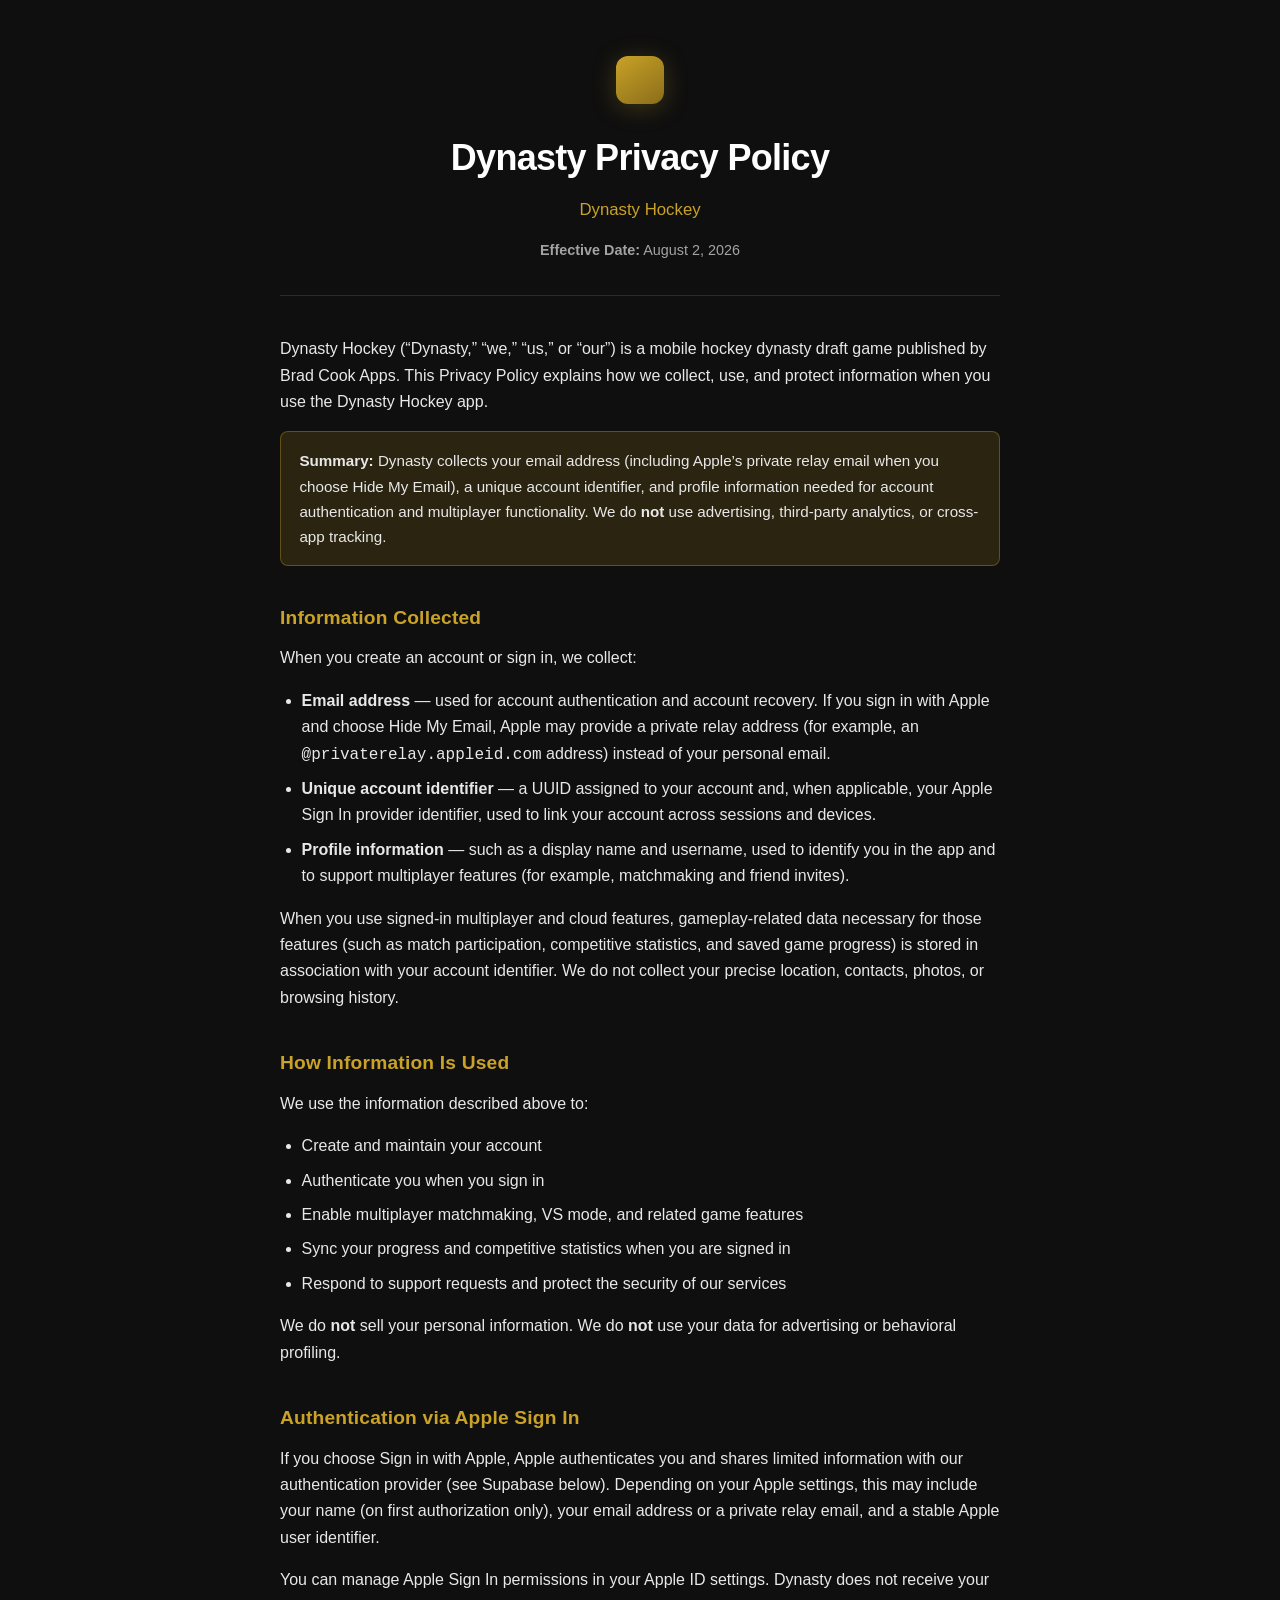
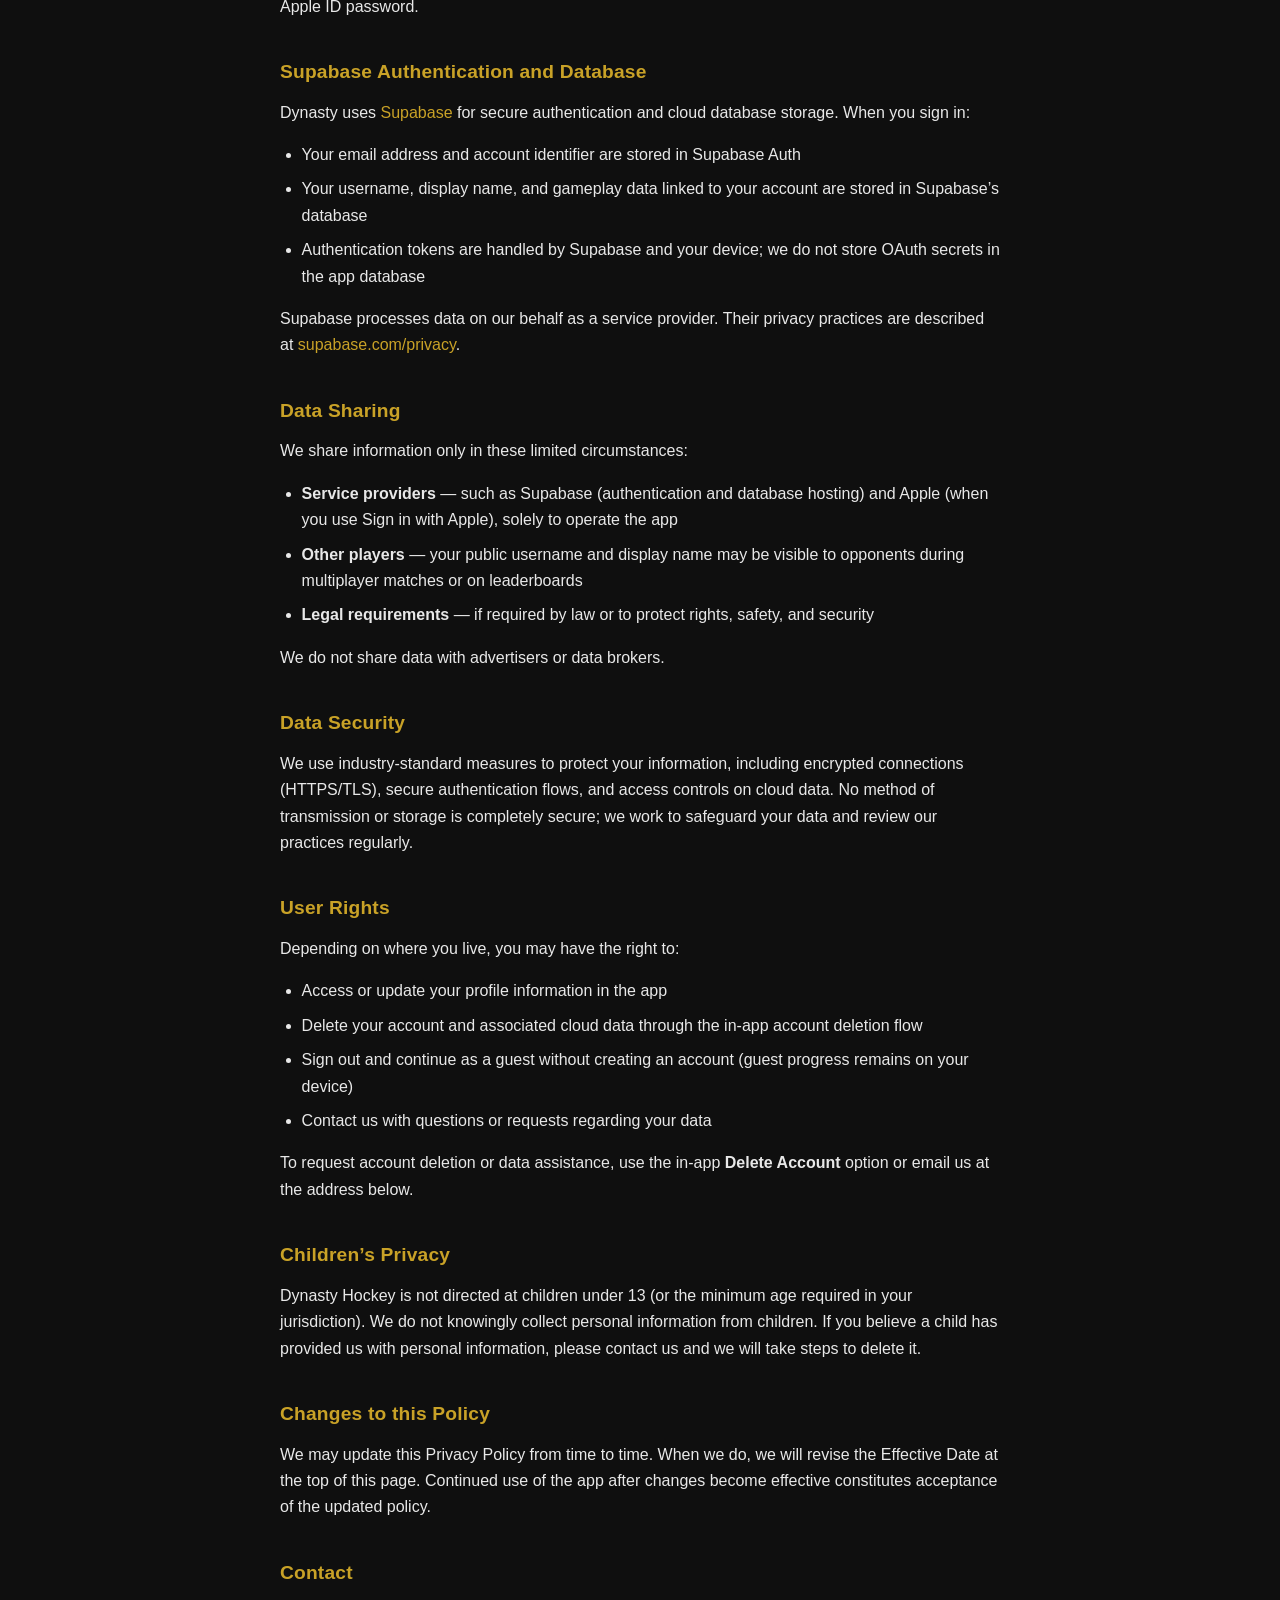
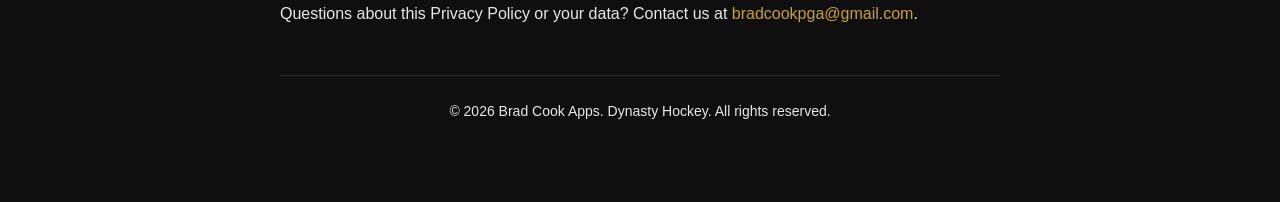
<file: index.html>
<!DOCTYPE html>
<html lang="en">
<head>
  <meta charset="UTF-8" />
  <meta name="viewport" content="width=device-width, initial-scale=1.0" />
  <meta name="description" content="Privacy Policy for Dynasty Hockey — the mobile hockey dynasty draft game." />
  <title>Dynasty Privacy Policy</title>
  <style>
    :root {
      --bg: #0f0f0f;
      --bg-elevated: #171717;
      --text: #e8e8e8;
      --text-muted: #a3a3a3;
      --gold: #c9a227;
      --gold-soft: rgba(201, 162, 39, 0.15);
      --border: #2a2a2a;
      --max-width: 720px;
    }

    * {
      box-sizing: border-box;
    }

    html {
      scroll-behavior: smooth;
    }

    body {
      margin: 0;
      font-family: -apple-system, BlinkMacSystemFont, "Segoe UI", Roboto, "Helvetica Neue", Arial, sans-serif;
      font-size: 1rem;
      line-height: 1.65;
      color: var(--text);
      background: var(--bg);
      -webkit-font-smoothing: antialiased;
    }

    .page {
      min-height: 100vh;
      padding: 2.5rem 1.25rem 4rem;
    }

    .container {
      max-width: var(--max-width);
      margin: 0 auto;
    }

    header {
      text-align: center;
      margin-bottom: 2.5rem;
      padding-bottom: 2rem;
      border-bottom: 1px solid var(--border);
    }

    .brand-mark {
      display: inline-block;
      width: 3rem;
      height: 3rem;
      margin-bottom: 1rem;
      border-radius: 0.75rem;
      background: linear-gradient(145deg, var(--gold) 0%, #8a6d1a 100%);
      box-shadow: 0 4px 24px rgba(201, 162, 39, 0.25);
    }

    h1 {
      margin: 0 0 0.5rem;
      font-size: clamp(1.75rem, 5vw, 2.25rem);
      font-weight: 700;
      letter-spacing: -0.02em;
      color: #fff;
    }

    .subtitle {
      margin: 0;
      font-size: 1.05rem;
      color: var(--gold);
      font-weight: 500;
    }

    .effective {
      margin-top: 1rem;
      font-size: 0.9rem;
      color: var(--text-muted);
    }

    main section {
      margin-bottom: 2.25rem;
    }

    h2 {
      margin: 0 0 0.75rem;
      font-size: 1.2rem;
      font-weight: 600;
      color: var(--gold);
      letter-spacing: 0.01em;
    }

    p {
      margin: 0 0 1rem;
      color: var(--text);
    }

    p:last-child {
      margin-bottom: 0;
    }

    ul {
      margin: 0 0 1rem;
      padding-left: 1.35rem;
      color: var(--text);
    }

    li {
      margin-bottom: 0.5rem;
    }

    li:last-child {
      margin-bottom: 0;
    }

    .highlight-box {
      background: var(--gold-soft);
      border: 1px solid rgba(201, 162, 39, 0.35);
      border-radius: 0.5rem;
      padding: 1rem 1.15rem;
      margin: 1rem 0;
    }

    .highlight-box p {
      margin: 0;
      font-size: 0.95rem;
    }

    a {
      color: var(--gold);
      text-decoration: none;
    }

    a:hover {
      text-decoration: underline;
    }

    footer {
      margin-top: 3rem;
      padding-top: 1.5rem;
      border-top: 1px solid var(--border);
      text-align: center;
      font-size: 0.875rem;
      color: var(--text-muted);
    }

    @media (min-width: 640px) {
      .page {
        padding: 3.5rem 2rem 5rem;
      }
    }
  </style>
</head>
<body>
  <div class="page">
    <div class="container">
      <header>
        <div class="brand-mark" aria-hidden="true"></div>
        <h1>Dynasty Privacy Policy</h1>
        <p class="subtitle">Dynasty Hockey</p>
        <p class="effective"><strong>Effective Date:</strong> August 2, 2026</p>
      </header>

      <main>
        <section id="introduction">
          <p>
            Dynasty Hockey (&ldquo;Dynasty,&rdquo; &ldquo;we,&rdquo; &ldquo;us,&rdquo; or &ldquo;our&rdquo;) is a mobile hockey dynasty draft game published by Brad Cook Apps.
            This Privacy Policy explains how we collect, use, and protect information when you use the Dynasty Hockey app.
          </p>
          <div class="highlight-box">
            <p>
              <strong>Summary:</strong> Dynasty collects your email address (including Apple&rsquo;s private relay email when you choose Hide My Email),
              a unique account identifier, and profile information needed for account authentication and multiplayer functionality.
              We do <strong>not</strong> use advertising, third-party analytics, or cross-app tracking.
            </p>
          </div>
        </section>

        <section id="information-collected">
          <h2>Information Collected</h2>
          <p>When you create an account or sign in, we collect:</p>
          <ul>
            <li>
              <strong>Email address</strong> &mdash; used for account authentication and account recovery.
              If you sign in with Apple and choose Hide My Email, Apple may provide a private relay address
              (for example, an <code>@privaterelay.appleid.com</code> address) instead of your personal email.
            </li>
            <li>
              <strong>Unique account identifier</strong> &mdash; a UUID assigned to your account and, when applicable,
              your Apple Sign In provider identifier, used to link your account across sessions and devices.
            </li>
            <li>
              <strong>Profile information</strong> &mdash; such as a display name and username, used to identify you in the app
              and to support multiplayer features (for example, matchmaking and friend invites).
            </li>
          </ul>
          <p>
            When you use signed-in multiplayer and cloud features, gameplay-related data necessary for those features
            (such as match participation, competitive statistics, and saved game progress) is stored in association with your account identifier.
            We do not collect your precise location, contacts, photos, or browsing history.
          </p>
        </section>

        <section id="how-used">
          <h2>How Information Is Used</h2>
          <p>We use the information described above to:</p>
          <ul>
            <li>Create and maintain your account</li>
            <li>Authenticate you when you sign in</li>
            <li>Enable multiplayer matchmaking, VS mode, and related game features</li>
            <li>Sync your progress and competitive statistics when you are signed in</li>
            <li>Respond to support requests and protect the security of our services</li>
          </ul>
          <p>
            We do <strong>not</strong> sell your personal information. We do <strong>not</strong> use your data for advertising
            or behavioral profiling.
          </p>
        </section>

        <section id="apple-sign-in">
          <h2>Authentication via Apple Sign In</h2>
          <p>
            If you choose Sign in with Apple, Apple authenticates you and shares limited information with our authentication provider
            (see Supabase below). Depending on your Apple settings, this may include your name (on first authorization only),
            your email address or a private relay email, and a stable Apple user identifier.
          </p>
          <p>
            You can manage Apple Sign In permissions in your Apple ID settings. Dynasty does not receive your Apple ID password.
          </p>
        </section>

        <section id="supabase">
          <h2>Supabase Authentication and Database</h2>
          <p>
            Dynasty uses <a href="https://supabase.com" rel="noopener noreferrer" target="_blank">Supabase</a> for secure authentication and cloud database storage.
            When you sign in:
          </p>
          <ul>
            <li>Your email address and account identifier are stored in Supabase Auth</li>
            <li>Your username, display name, and gameplay data linked to your account are stored in Supabase&rsquo;s database</li>
            <li>Authentication tokens are handled by Supabase and your device; we do not store OAuth secrets in the app database</li>
          </ul>
          <p>
            Supabase processes data on our behalf as a service provider. Their privacy practices are described at
            <a href="https://supabase.com/privacy" rel="noopener noreferrer" target="_blank">supabase.com/privacy</a>.
          </p>
        </section>

        <section id="data-sharing">
          <h2>Data Sharing</h2>
          <p>We share information only in these limited circumstances:</p>
          <ul>
            <li>
              <strong>Service providers</strong> &mdash; such as Supabase (authentication and database hosting) and Apple (when you use Sign in with Apple),
              solely to operate the app
            </li>
            <li>
              <strong>Other players</strong> &mdash; your public username and display name may be visible to opponents during multiplayer matches or on leaderboards
            </li>
            <li>
              <strong>Legal requirements</strong> &mdash; if required by law or to protect rights, safety, and security
            </li>
          </ul>
          <p>We do not share data with advertisers or data brokers.</p>
        </section>

        <section id="data-security">
          <h2>Data Security</h2>
          <p>
            We use industry-standard measures to protect your information, including encrypted connections (HTTPS/TLS),
            secure authentication flows, and access controls on cloud data. No method of transmission or storage is completely secure;
            we work to safeguard your data and review our practices regularly.
          </p>
        </section>

        <section id="user-rights">
          <h2>User Rights</h2>
          <p>Depending on where you live, you may have the right to:</p>
          <ul>
            <li>Access or update your profile information in the app</li>
            <li>Delete your account and associated cloud data through the in-app account deletion flow</li>
            <li>Sign out and continue as a guest without creating an account (guest progress remains on your device)</li>
            <li>Contact us with questions or requests regarding your data</li>
          </ul>
          <p>
            To request account deletion or data assistance, use the in-app <strong>Delete Account</strong> option or email us at the address below.
          </p>
        </section>

        <section id="children">
          <h2>Children&rsquo;s Privacy</h2>
          <p>
            Dynasty Hockey is not directed at children under 13 (or the minimum age required in your jurisdiction).
            We do not knowingly collect personal information from children. If you believe a child has provided us with personal information,
            please contact us and we will take steps to delete it.
          </p>
        </section>

        <section id="changes">
          <h2>Changes to this Policy</h2>
          <p>
            We may update this Privacy Policy from time to time. When we do, we will revise the Effective Date at the top of this page.
            Continued use of the app after changes become effective constitutes acceptance of the updated policy.
          </p>
        </section>

        <section id="contact">
          <h2>Contact</h2>
          <p>
            Questions about this Privacy Policy or your data? Contact us at
            <a href="mailto:bradcookpga@gmail.com">bradcookpga@gmail.com</a>.
          </p>
        </section>
      </main>

      <footer>
        <p>&copy; 2026 Brad Cook Apps. Dynasty Hockey. All rights reserved.</p>
      </footer>
    </div>
  </div>
</body>
</html>
</file>
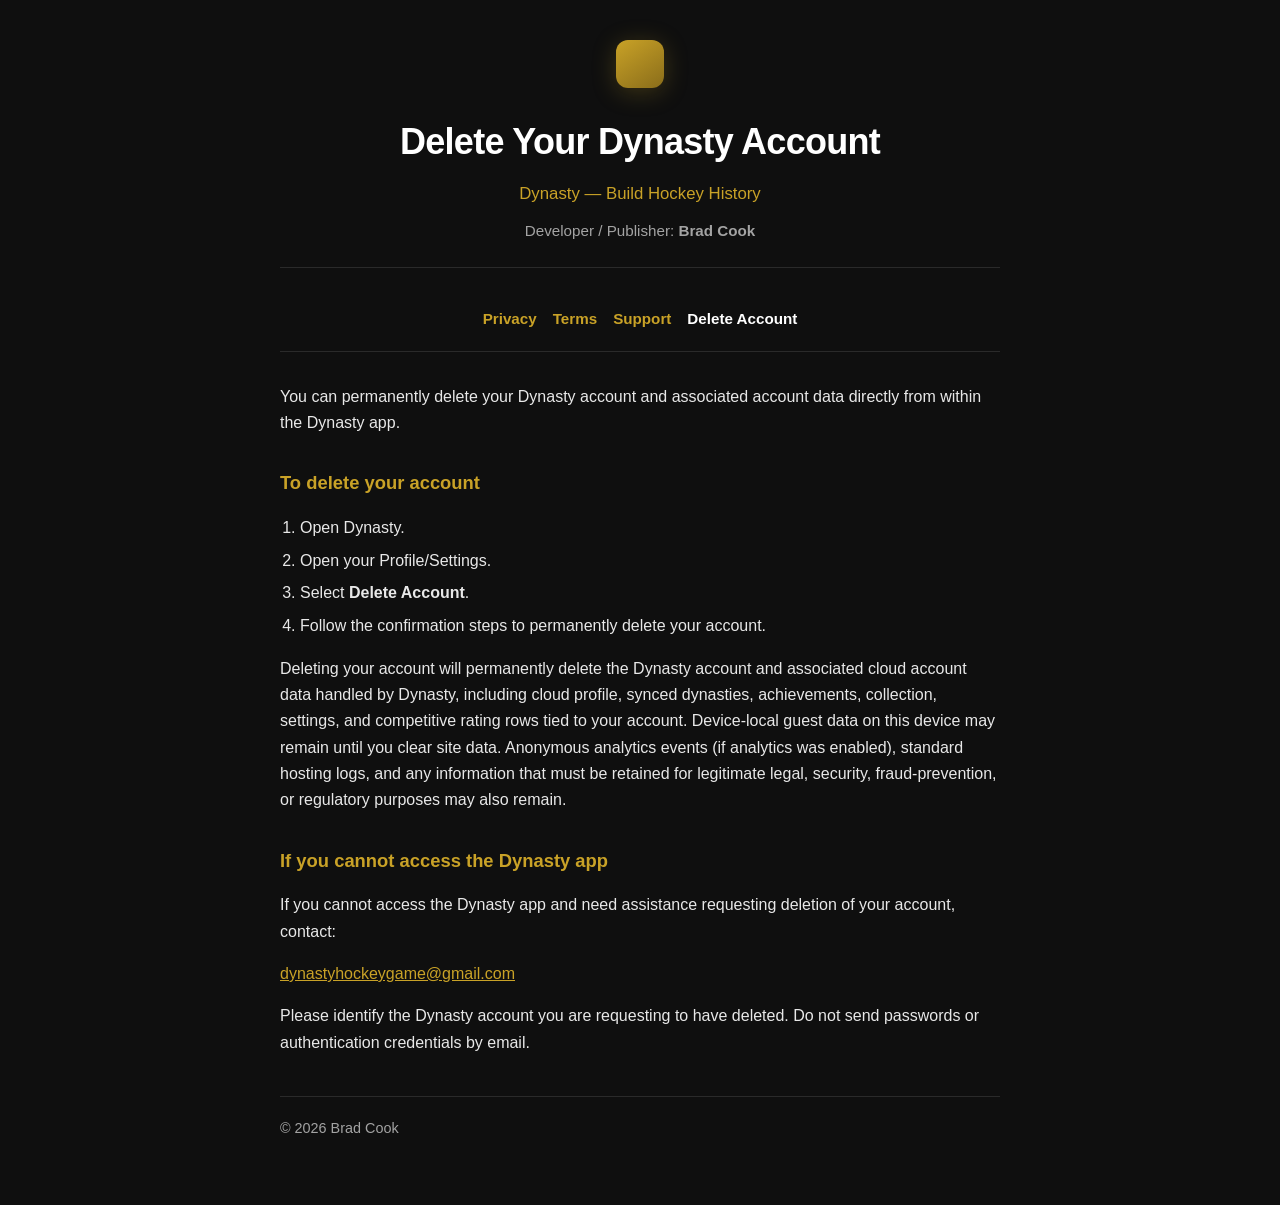
<file: delete-account.html>
<!DOCTYPE html>
<html lang="en">
<head>
  <meta charset="UTF-8" />
  <meta name="viewport" content="width=device-width, initial-scale=1.0" />
  <meta name="robots" content="index,follow" />
  <meta name="theme-color" content="#0f0f0f" />
  <meta name="description" content="Delete your Dynasty account. Dynasty — Build Hockey History." />
  <title>Delete Your Dynasty Account — Dynasty Hockey</title>
  <link rel="stylesheet" href="./styles.css" />
</head>
<body>
  <div class="page">
    <div class="container">
      <header>
        <div class="brand-mark" aria-hidden="true"></div>
        <h1>Delete Your Dynasty Account</h1>
        <p class="subtitle">Dynasty — Build Hockey History</p>
        <p class="kicker">Developer / Publisher: <strong>Brad Cook</strong></p>
      </header>

      <nav class="legal-nav" aria-label="Legal">
        <a href="./privacy.html">Privacy</a>
        <a href="./terms.html">Terms</a>
        <a href="./support.html">Support</a>
        <a href="./delete-account.html" aria-current="page">Delete Account</a>
      </nav>

      <p>You can permanently delete your Dynasty account and associated account data directly from within the Dynasty app.</p>

      <h2>To delete your account</h2>
      <ol>
        <li>Open Dynasty.</li>
        <li>Open your Profile/Settings.</li>
        <li>Select <strong>Delete Account</strong>.</li>
        <li>Follow the confirmation steps to permanently delete your account.</li>
      </ol>

      <p>Deleting your account will permanently delete the Dynasty account and associated cloud account data handled by Dynasty, including cloud profile, synced dynasties, achievements, collection, settings, and competitive rating rows tied to your account. Device-local guest data on this device may remain until you clear site data. Anonymous analytics events (if analytics was enabled), standard hosting logs, and any information that must be retained for legitimate legal, security, fraud-prevention, or regulatory purposes may also remain.</p>

      <h2>If you cannot access the Dynasty app</h2>
      <p>If you cannot access the Dynasty app and need assistance requesting deletion of your account, contact:</p>
      <p><a href="mailto:dynastyhockeygame@gmail.com">dynastyhockeygame@gmail.com</a></p>
      <p>Please identify the Dynasty account you are requesting to have deleted. Do not send passwords or authentication credentials by email.</p>

      <footer>© 2026 Brad Cook</footer>
    </div>
  </div>
</body>
</html>
</file>
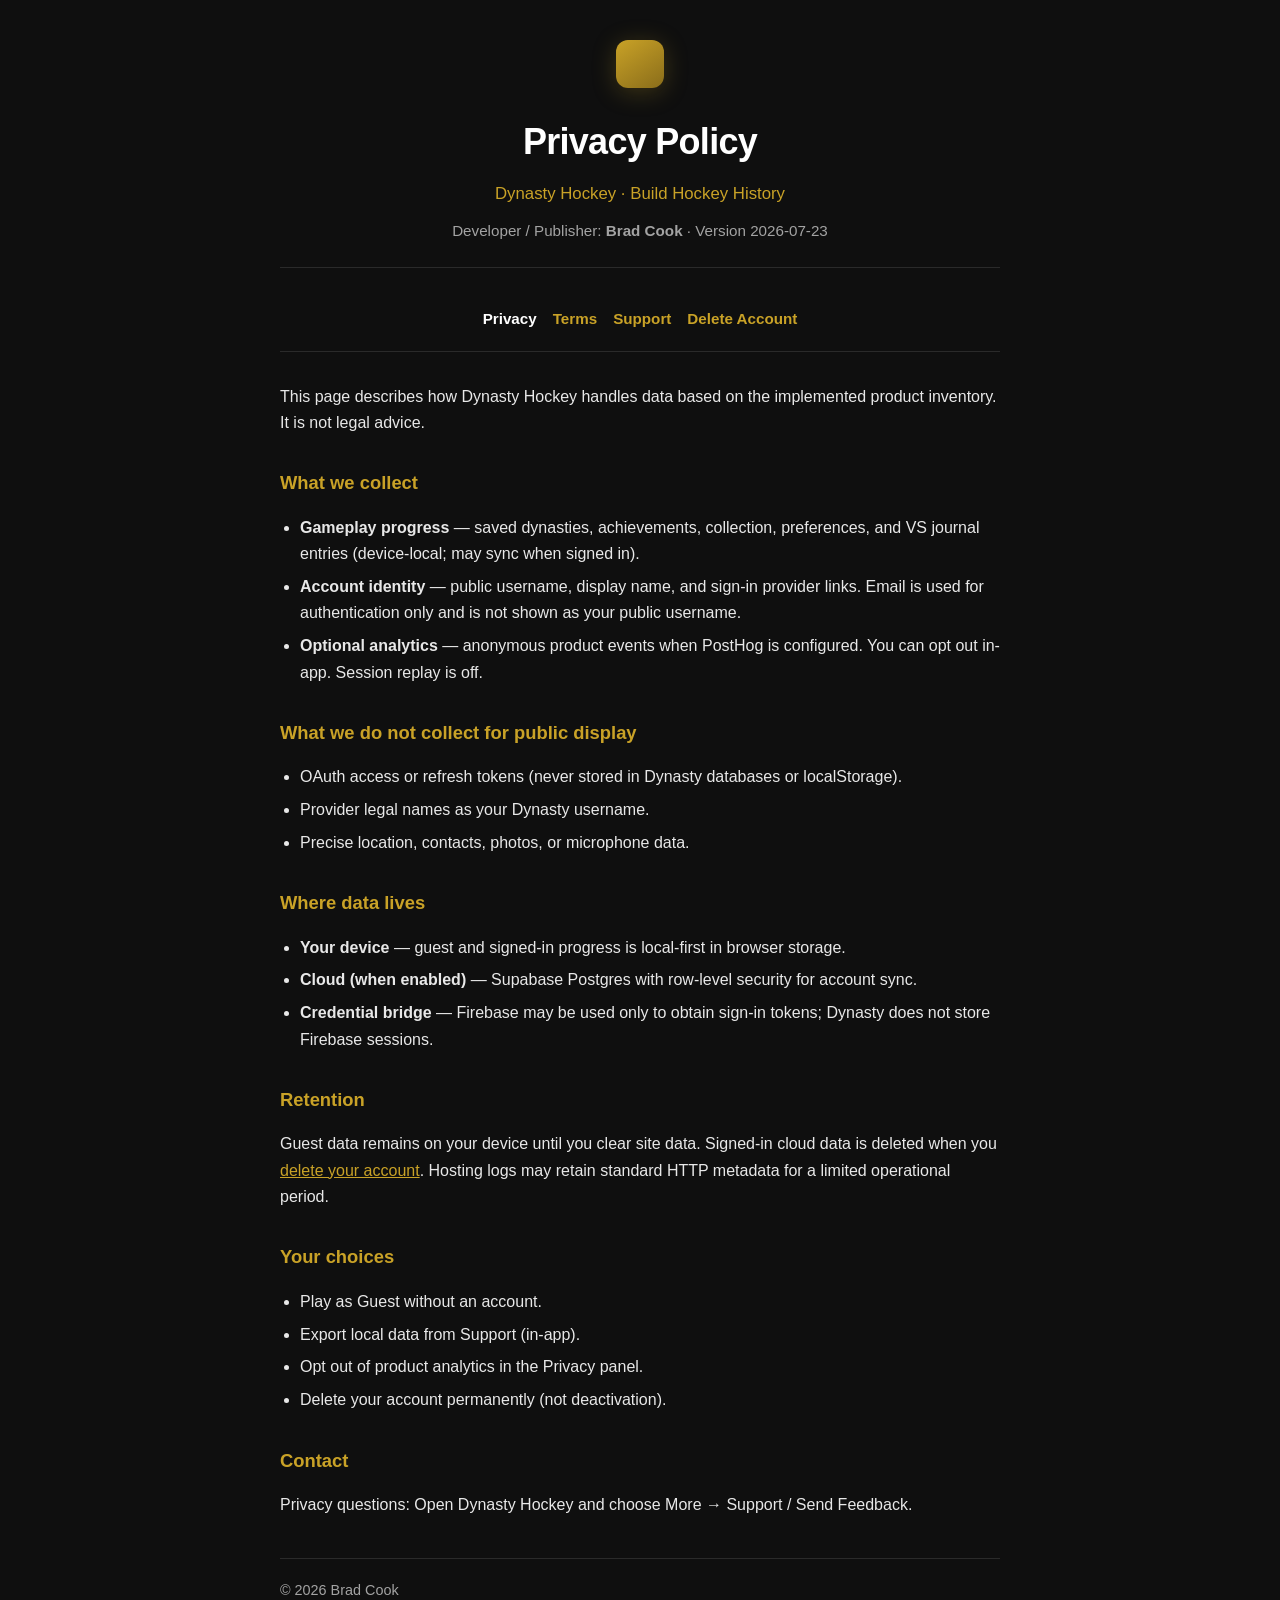
<file: privacy.html>
<!DOCTYPE html>
<html lang="en">
<head>
  <meta charset="UTF-8" />
  <meta name="viewport" content="width=device-width, initial-scale=1.0" />
  <meta name="robots" content="index,follow" />
  <meta name="theme-color" content="#0f0f0f" />
  <meta name="description" content="Privacy Policy for Dynasty Hockey — Build Hockey History." />
  <title>Privacy Policy — Dynasty Hockey</title>
  <link rel="stylesheet" href="./styles.css" />
</head>
<body>
  <div class="page">
    <div class="container">
      <header>
        <div class="brand-mark" aria-hidden="true"></div>
        <h1>Privacy Policy</h1>
        <p class="subtitle">Dynasty Hockey · Build Hockey History</p>
        <p class="kicker">Developer / Publisher: <strong>Brad Cook</strong> · Version 2026-07-23</p>
      </header>

      <nav class="legal-nav" aria-label="Legal">
        <a href="./privacy.html" aria-current="page">Privacy</a>
        <a href="./terms.html">Terms</a>
        <a href="./support.html">Support</a>
        <a href="./delete-account.html">Delete Account</a>
      </nav>

      <p>This page describes how Dynasty Hockey handles data based on the implemented product inventory. It is not legal advice.</p>

      <h2>What we collect</h2>
      <ul>
        <li><strong>Gameplay progress</strong> — saved dynasties, achievements, collection, preferences, and VS journal entries (device-local; may sync when signed in).</li>
        <li><strong>Account identity</strong> — public username, display name, and sign-in provider links. Email is used for authentication only and is not shown as your public username.</li>
        <li><strong>Optional analytics</strong> — anonymous product events when PostHog is configured. You can opt out in-app. Session replay is off.</li>
      </ul>

      <h2>What we do not collect for public display</h2>
      <ul>
        <li>OAuth access or refresh tokens (never stored in Dynasty databases or localStorage).</li>
        <li>Provider legal names as your Dynasty username.</li>
        <li>Precise location, contacts, photos, or microphone data.</li>
      </ul>

      <h2>Where data lives</h2>
      <ul>
        <li><strong>Your device</strong> — guest and signed-in progress is local-first in browser storage.</li>
        <li><strong>Cloud (when enabled)</strong> — Supabase Postgres with row-level security for account sync.</li>
        <li><strong>Credential bridge</strong> — Firebase may be used only to obtain sign-in tokens; Dynasty does not store Firebase sessions.</li>
      </ul>

      <h2>Retention</h2>
      <p>Guest data remains on your device until you clear site data. Signed-in cloud data is deleted when you <a href="./delete-account.html">delete your account</a>. Hosting logs may retain standard HTTP metadata for a limited operational period.</p>

      <h2>Your choices</h2>
      <ul>
        <li>Play as Guest without an account.</li>
        <li>Export local data from Support (in-app).</li>
        <li>Opt out of product analytics in the Privacy panel.</li>
        <li>Delete your account permanently (not deactivation).</li>
      </ul>

      <h2>Contact</h2>
      <p>Privacy questions: Open Dynasty Hockey and choose More → Support / Send Feedback.</p>

      <footer>© 2026 Brad Cook</footer>
    </div>
  </div>
</body>
</html>
</file>
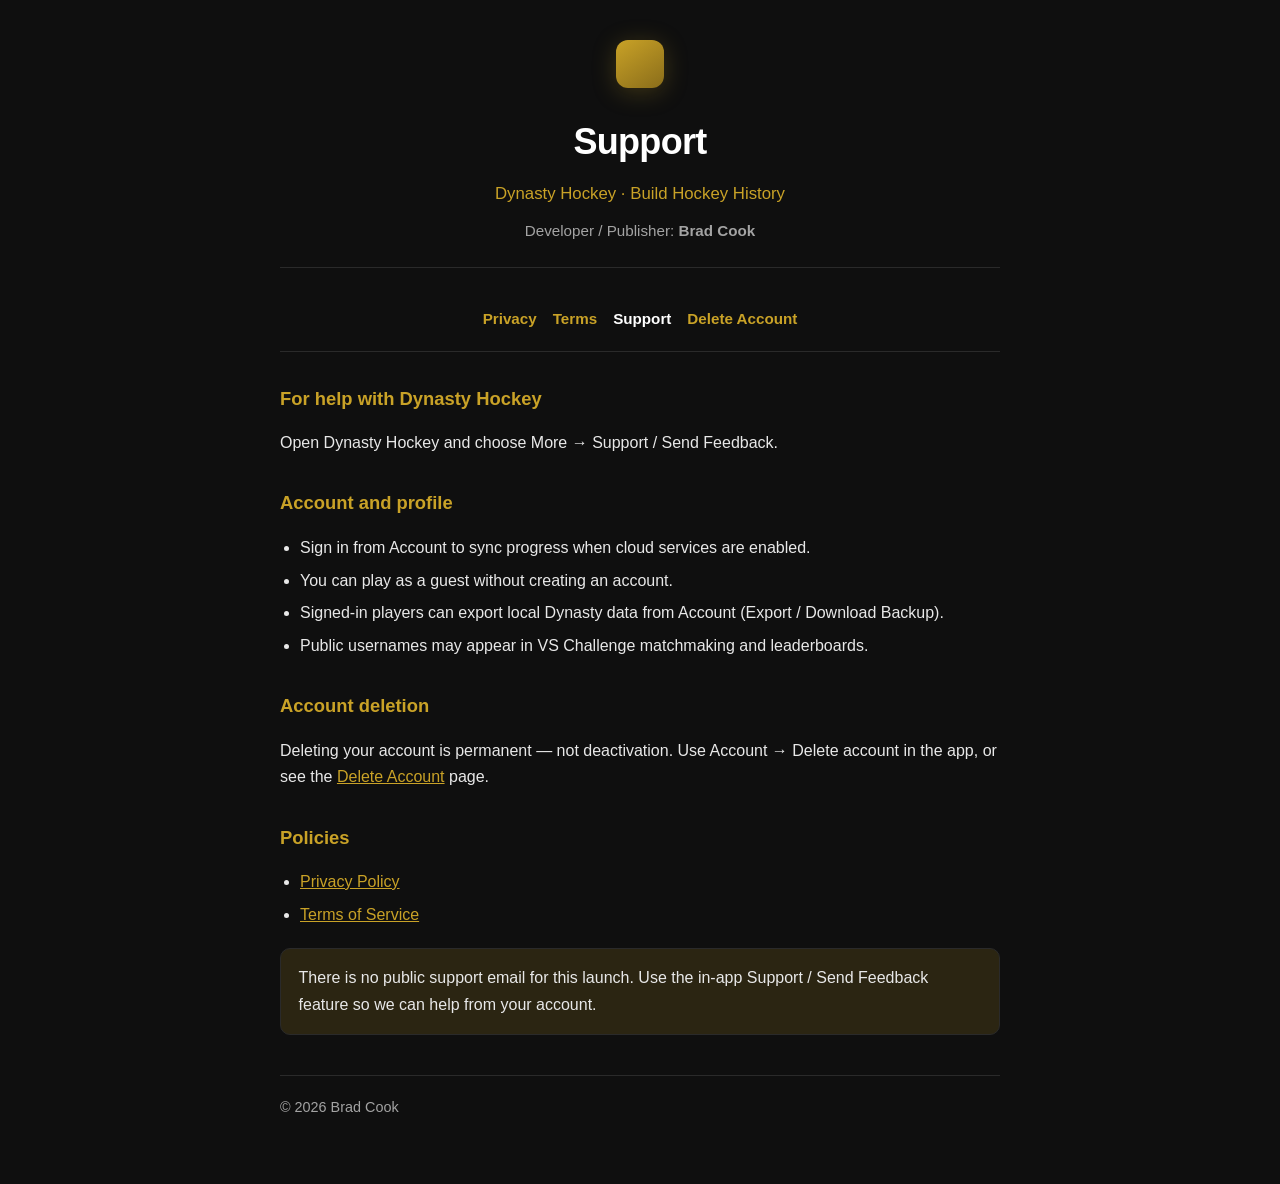
<file: support.html>
<!DOCTYPE html>
<html lang="en">
<head>
  <meta charset="UTF-8" />
  <meta name="viewport" content="width=device-width, initial-scale=1.0" />
  <meta name="robots" content="index,follow" />
  <meta name="theme-color" content="#0f0f0f" />
  <meta name="description" content="Support for Dynasty Hockey — Build Hockey History." />
  <title>Support — Dynasty Hockey</title>
  <link rel="stylesheet" href="./styles.css" />
</head>
<body>
  <div class="page">
    <div class="container">
      <header>
        <div class="brand-mark" aria-hidden="true"></div>
        <h1>Support</h1>
        <p class="subtitle">Dynasty Hockey · Build Hockey History</p>
        <p class="kicker">Developer / Publisher: <strong>Brad Cook</strong></p>
      </header>

      <nav class="legal-nav" aria-label="Legal">
        <a href="./privacy.html">Privacy</a>
        <a href="./terms.html">Terms</a>
        <a href="./support.html" aria-current="page">Support</a>
        <a href="./delete-account.html">Delete Account</a>
      </nav>

      <h2>For help with Dynasty Hockey</h2>
      <p>Open Dynasty Hockey and choose More → Support / Send Feedback.</p>

      <h2>Account and profile</h2>
      <ul>
        <li>Sign in from Account to sync progress when cloud services are enabled.</li>
        <li>You can play as a guest without creating an account.</li>
        <li>Signed-in players can export local Dynasty data from Account (Export / Download Backup).</li>
        <li>Public usernames may appear in VS Challenge matchmaking and leaderboards.</li>
      </ul>

      <h2>Account deletion</h2>
      <p>Deleting your account is permanent — not deactivation. Use Account → Delete account in the app, or see the <a href="./delete-account.html">Delete Account</a> page.</p>

      <h2>Policies</h2>
      <ul>
        <li><a href="./privacy.html">Privacy Policy</a></li>
        <li><a href="./terms.html">Terms of Service</a></li>
      </ul>

      <div class="note">
        <p>There is no public support email for this launch. Use the in-app Support / Send Feedback feature so we can help from your account.</p>
      </div>

      <footer>© 2026 Brad Cook</footer>
    </div>
  </div>
</body>
</html>
</file>
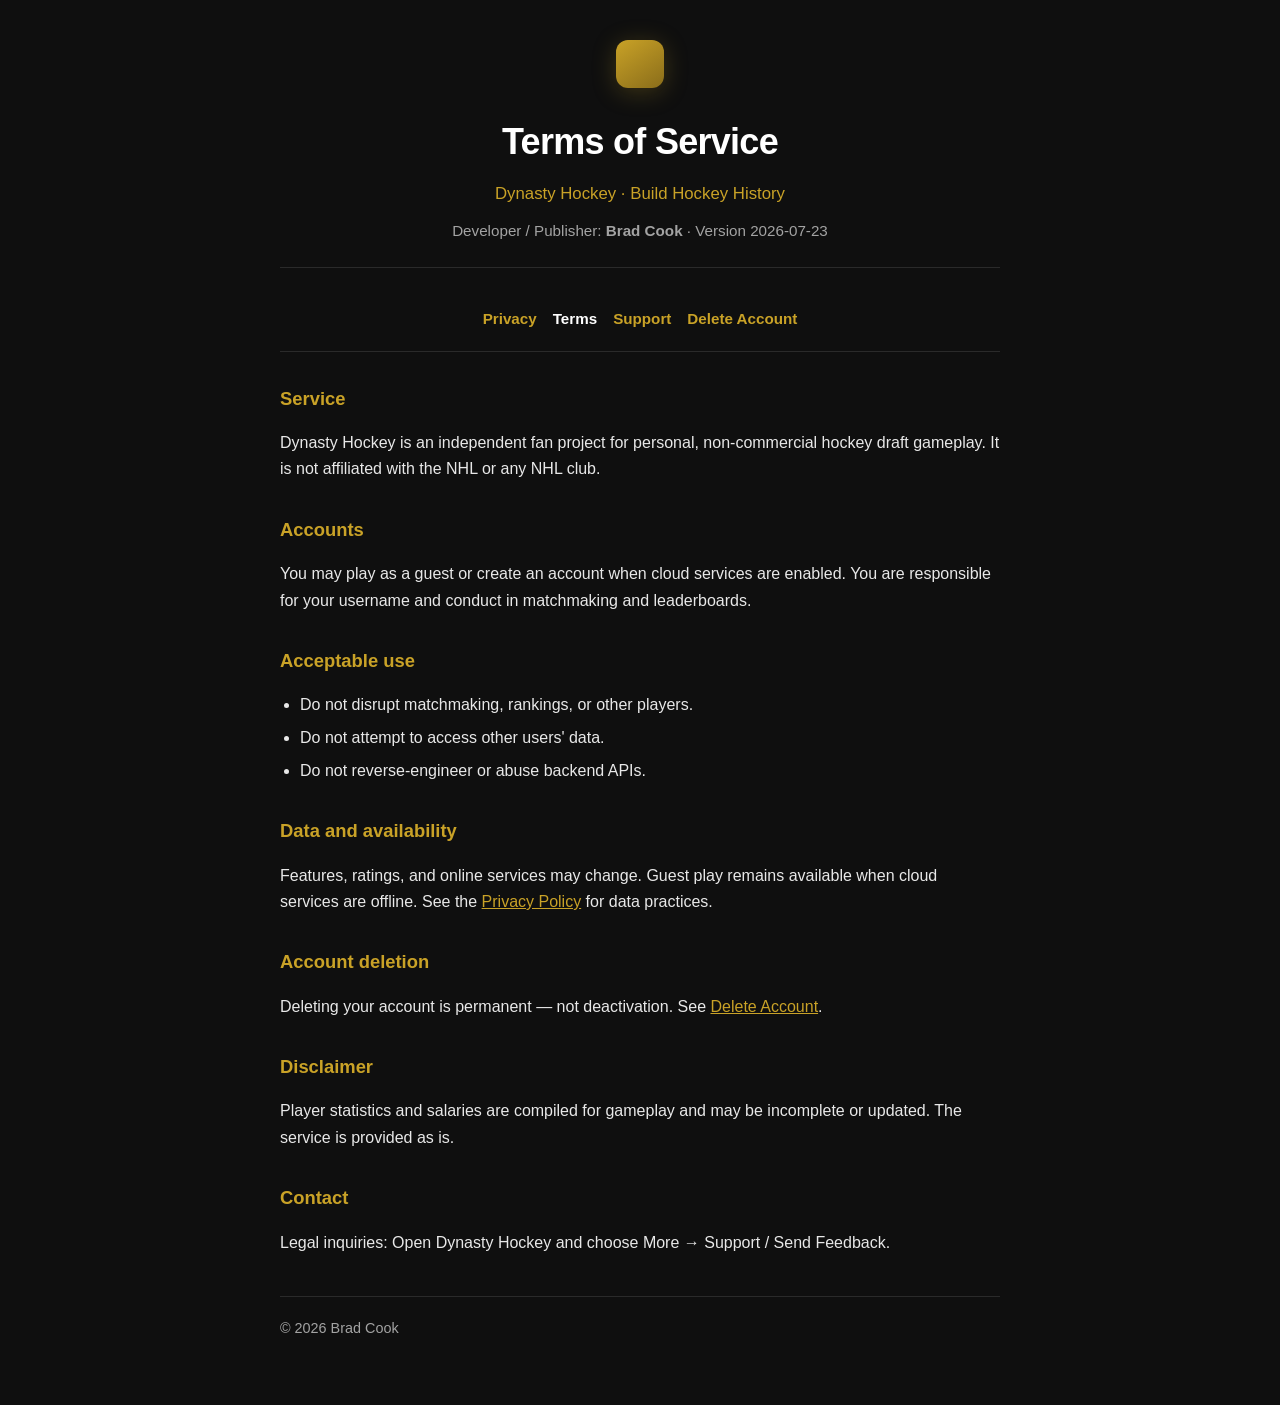
<file: terms.html>
<!DOCTYPE html>
<html lang="en">
<head>
  <meta charset="UTF-8" />
  <meta name="viewport" content="width=device-width, initial-scale=1.0" />
  <meta name="robots" content="index,follow" />
  <meta name="theme-color" content="#0f0f0f" />
  <meta name="description" content="Terms of Service for Dynasty Hockey — Build Hockey History." />
  <title>Terms of Service — Dynasty Hockey</title>
  <link rel="stylesheet" href="./styles.css" />
</head>
<body>
  <div class="page">
    <div class="container">
      <header>
        <div class="brand-mark" aria-hidden="true"></div>
        <h1>Terms of Service</h1>
        <p class="subtitle">Dynasty Hockey · Build Hockey History</p>
        <p class="kicker">Developer / Publisher: <strong>Brad Cook</strong> · Version 2026-07-23</p>
      </header>

      <nav class="legal-nav" aria-label="Legal">
        <a href="./privacy.html">Privacy</a>
        <a href="./terms.html" aria-current="page">Terms</a>
        <a href="./support.html">Support</a>
        <a href="./delete-account.html">Delete Account</a>
      </nav>

      <h2>Service</h2>
      <p>Dynasty Hockey is an independent fan project for personal, non-commercial hockey draft gameplay. It is not affiliated with the NHL or any NHL club.</p>

      <h2>Accounts</h2>
      <p>You may play as a guest or create an account when cloud services are enabled. You are responsible for your username and conduct in matchmaking and leaderboards.</p>

      <h2>Acceptable use</h2>
      <ul>
        <li>Do not disrupt matchmaking, rankings, or other players.</li>
        <li>Do not attempt to access other users' data.</li>
        <li>Do not reverse-engineer or abuse backend APIs.</li>
      </ul>

      <h2>Data and availability</h2>
      <p>Features, ratings, and online services may change. Guest play remains available when cloud services are offline. See the <a href="./privacy.html">Privacy Policy</a> for data practices.</p>

      <h2>Account deletion</h2>
      <p>Deleting your account is permanent — not deactivation. See <a href="./delete-account.html">Delete Account</a>.</p>

      <h2>Disclaimer</h2>
      <p>Player statistics and salaries are compiled for gameplay and may be incomplete or updated. The service is provided as is.</p>

      <h2>Contact</h2>
      <p>Legal inquiries: Open Dynasty Hockey and choose More → Support / Send Feedback.</p>

      <footer>© 2026 Brad Cook</footer>
    </div>
  </div>
</body>
</html>
</file>
<file: styles.css>
/* Dynasty Hockey public legal / support pages */
:root {
  color-scheme: dark;
  --bg: #0f0f0f;
  --bg-elevated: #171717;
  --text: #e8e8e8;
  --text-muted: #a3a3a3;
  --gold: #c9a227;
  --gold-soft: rgba(201, 162, 39, 0.15);
  --border: #2a2a2a;
  --max-width: 720px;
}

* {
  box-sizing: border-box;
}

html {
  scroll-behavior: smooth;
}

body {
  margin: 0;
  font-family: -apple-system, BlinkMacSystemFont, "Segoe UI", Roboto, "Helvetica Neue", Arial, sans-serif;
  font-size: 1rem;
  line-height: 1.65;
  color: var(--text);
  background: var(--bg);
  -webkit-font-smoothing: antialiased;
}

.page {
  min-height: 100vh;
  padding: 2.5rem 1.25rem 4rem;
}

.container {
  max-width: var(--max-width);
  margin: 0 auto;
}

header {
  text-align: center;
  margin-bottom: 1.5rem;
  padding-bottom: 1.5rem;
  border-bottom: 1px solid var(--border);
}

.brand-mark {
  display: inline-block;
  width: 3rem;
  height: 3rem;
  margin-bottom: 1rem;
  border-radius: 0.75rem;
  background: linear-gradient(145deg, var(--gold) 0%, #8a6d1a 100%);
  box-shadow: 0 4px 24px rgba(201, 162, 39, 0.25);
}

h1 {
  margin: 0 0 0.5rem;
  font-size: clamp(1.75rem, 5vw, 2.25rem);
  font-weight: 700;
  letter-spacing: -0.02em;
  color: #fff;
}

.subtitle {
  margin: 0;
  font-size: 1.05rem;
  color: var(--gold);
  font-weight: 500;
}

.kicker {
  margin: 0.65rem 0 0;
  font-size: 0.95rem;
  color: var(--text-muted);
}

nav.legal-nav {
  display: flex;
  flex-wrap: wrap;
  justify-content: center;
  gap: 0.65rem 1rem;
  margin: 0 0 2rem;
  padding: 0.85rem 0 1.25rem;
  border-bottom: 1px solid var(--border);
}

nav.legal-nav a {
  color: var(--gold);
  text-decoration: none;
  font-weight: 600;
  font-size: 0.95rem;
}

nav.legal-nav a:hover,
nav.legal-nav a:focus-visible {
  text-decoration: underline;
}

nav.legal-nav a[aria-current="page"] {
  color: #fff;
}

h2 {
  margin: 2rem 0 0.75rem;
  font-size: 1.15rem;
  font-weight: 650;
  color: var(--gold);
}

p,
li {
  color: var(--text);
}

ul,
ol {
  padding-left: 1.25rem;
}

li + li {
  margin-top: 0.4rem;
}

a {
  color: var(--gold);
}

.note {
  background: var(--gold-soft);
  border: 1px solid var(--border);
  border-radius: 10px;
  padding: 1rem 1.1rem;
  margin: 1.25rem 0;
}

.note p {
  margin: 0;
}

footer {
  margin-top: 2.5rem;
  padding-top: 1.25rem;
  border-top: 1px solid var(--border);
  color: var(--text-muted);
  font-size: 0.9rem;
}
</file>
